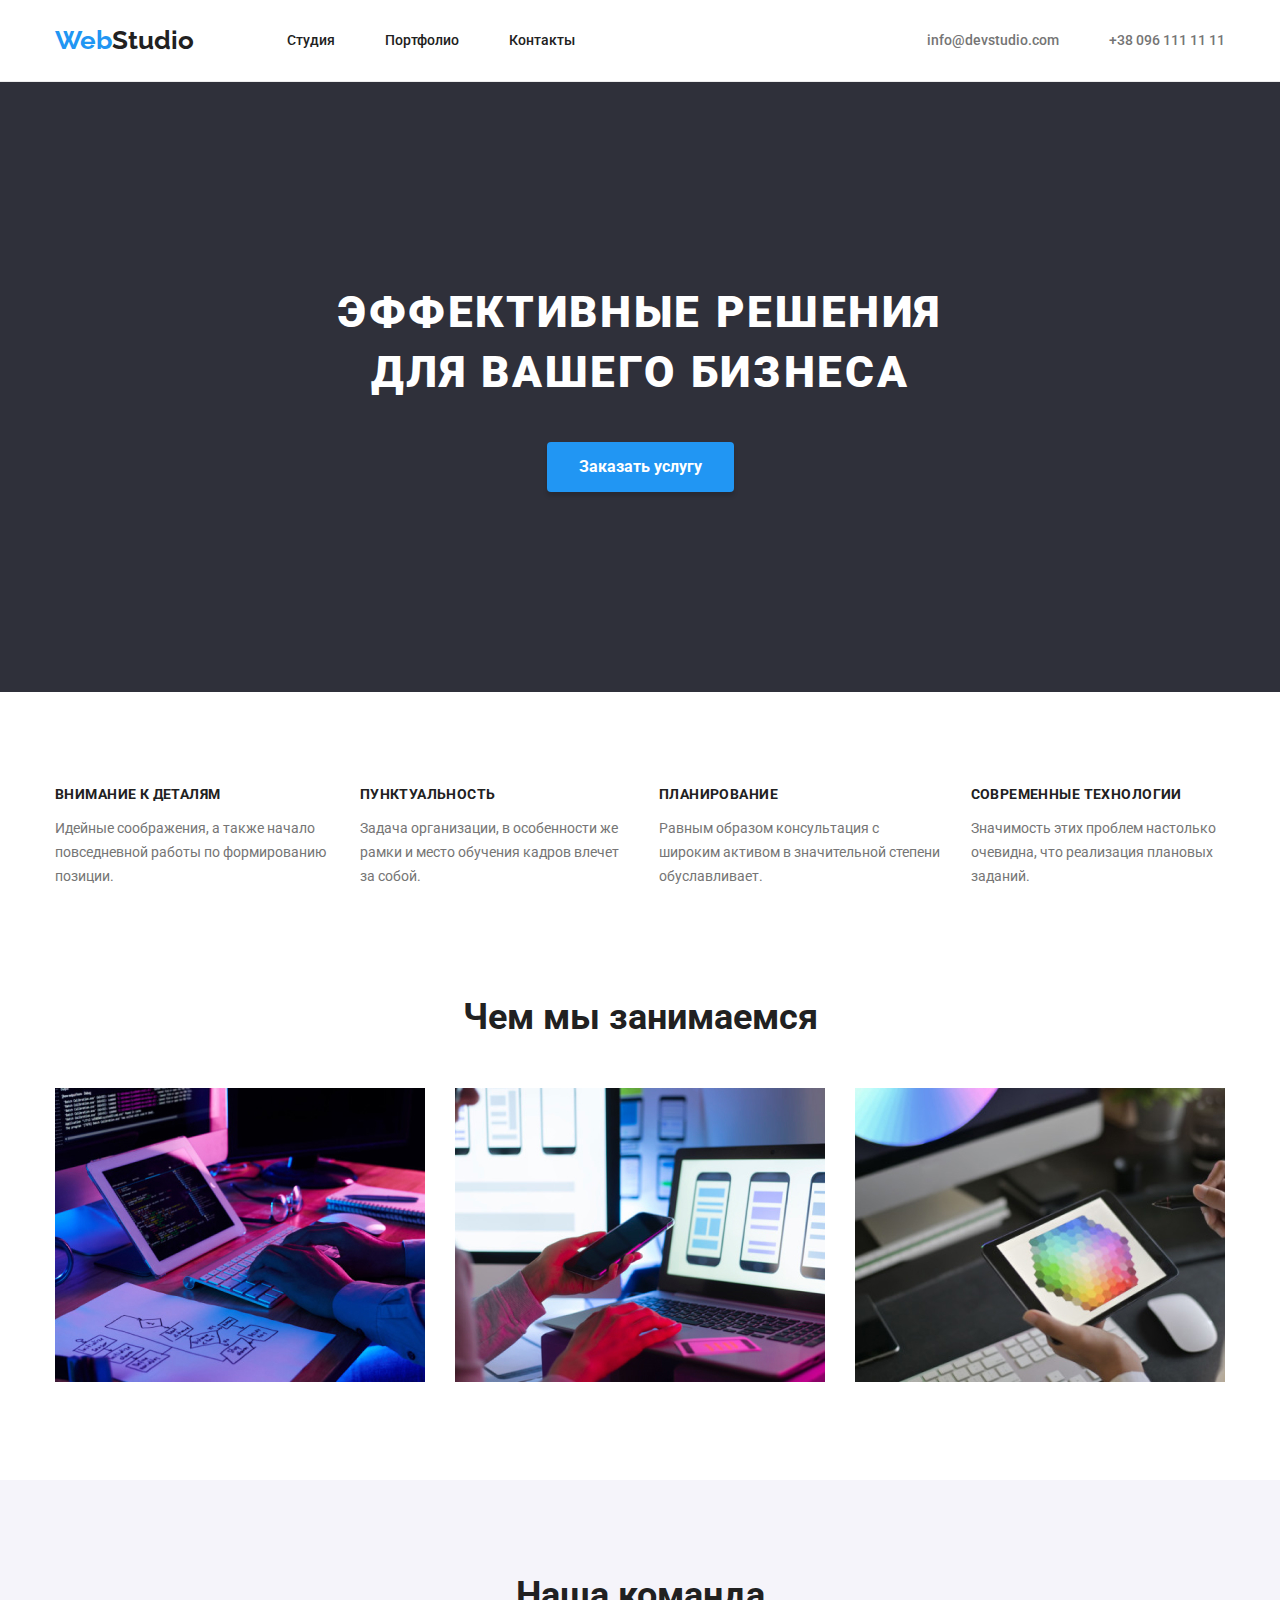
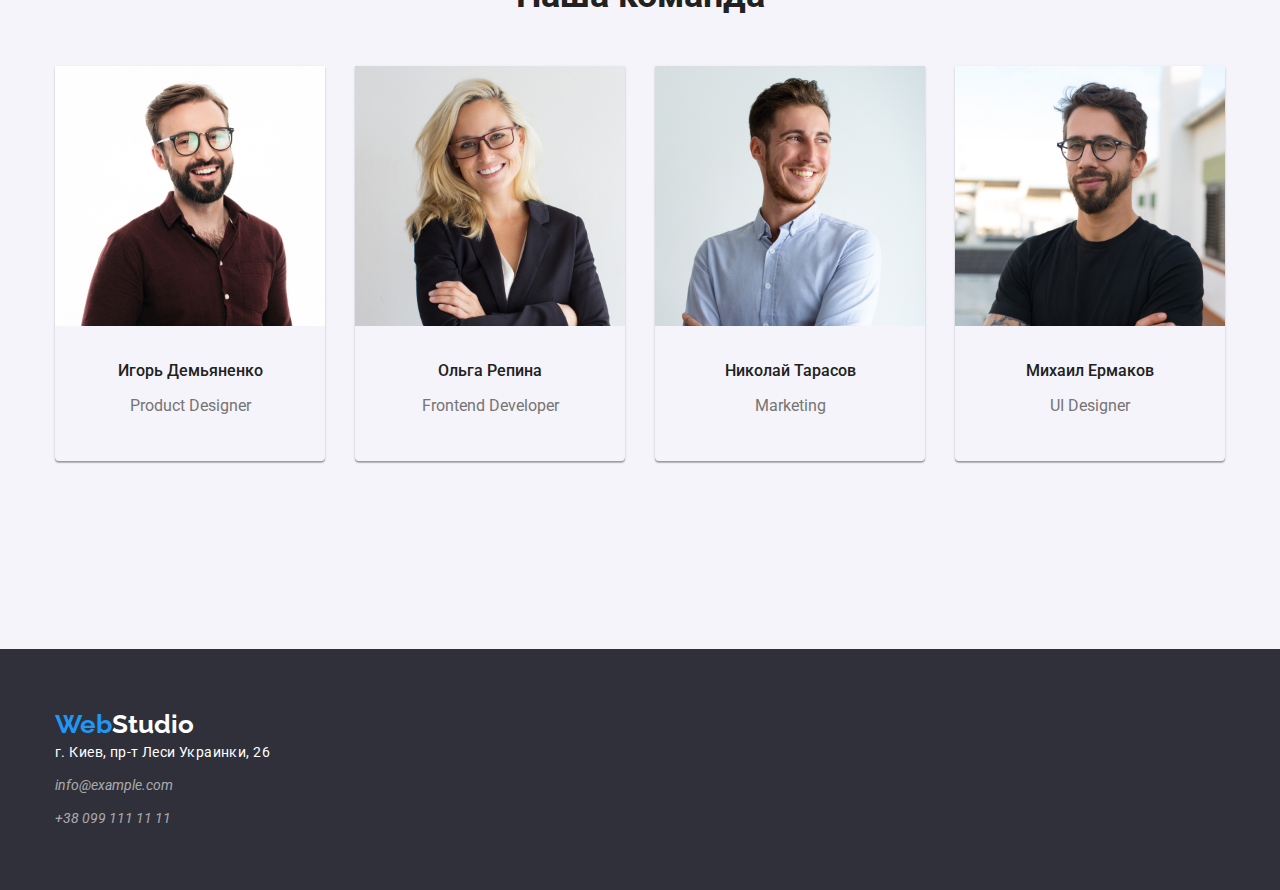
<file: index.html>
<!DOCTYPE html>
<html lang="ru">
  <head>
    <meta charset="UTF-8" />
    <meta http-equiv="X-UA-Compatible" content="IE=edge" />
    <meta name="viewport" content="width=device-width, initial-scale=1.0" />
    <title>WebStudio</title>
    <link
      href="https://fonts.googleapis.com/css2?family=Raleway:wght@700&display=swap"
      rel="stylesheet"
    />
    <link
      href="https://fonts.googleapis.com/css2?family=Raleway:wght@700&family=Roboto:wght@400;500;700;900&display=swap"
      rel="stylesheet"
    />
    <link
      rel="stylesheet"
      href="https://cdnjs.cloudflare.com/ajax/libs/modern-normalize/1.1.0/modern-normalize.min.css"
    />
    <link rel="stylesheet" href="./css/styles.css" />
  </head>

  <body>
    <header class="header">
      <div class="container">
        <nav class="menu">
          <a href="./index.html" class="logo"
            >Web<span class="header-logo">Studio</span></a
          >
          <ul class="header-links">
            <li><a href="./index.html" class="link">Студия</a></li>
            <li><a href="./portfolio.html" class="link">Портфолио</a></li>
            <li><a href="#" class="link">Контакты</a></li>
          </ul>
          <ul class="information-links">
            <li>
              <a href="mailto:info@devstudio.com" class="link"
                >info@devstudio.com</a
              >
            </li>
            <li>
              <a href="tel:+380961111111" class="link">+38 096 111 11 11</a>
            </li>
          </ul>
        </nav>
      </div>
    </header>
    <main>
      <section class="hero-section">
        <div class="container">
          <h1 class="article">Эффективные решения для вашего бизнеса</h1>
          <button type="button" class="button">Заказать услугу</button>
        </div>
      </section>
      <section class="section-features">
        <div class="container">
          <ul class="information-list">
            <li>
              <h3 class="third-article">Внимание к деталям</h3>
              <p class="information-below">
                Идейные соображения, а также начало повседневной работы по
                формированию позиции.
              </p>
            </li>
            <li>
              <h3 class="third-article">Пунктуальность</h3>
              <p class="information-below">
                Задача организации, в особенности же рамки и место обучения
                кадров влечет за собой.
              </p>
            </li>
            <li>
              <h3 class="third-article">Планирование</h3>
              <p class="information-below">
                Равным образом консультация с широким активом в значительной
                степени обуславливает.
              </p>
            </li>
            <li>
              <h3 class="third-article">Современные технологии</h3>
              <p class="information-below">
                Значимость этих проблем настолько очевидна, что реализация
                плановых заданий.
              </p>
            </li>
          </ul>
        </div>
      </section>
      <section class="section">
        <div class="container">
          <h2 class="second-article">Чем мы занимаемся</h2>
          <ul class="second-article-information">
            <li>
              <img src="./images/img.jpg" width="370" alt="Работа с кодом" />
            </li>
            <li>
              <img
                src="./images/img-2.jpg"
                width="370"
                alt="Макеты мобильной версии на ноутбуке"
              />
            </li>
            <li>
              <img
                src="./images/img-3.jpg"
                width="370"
                alt="Планшет с палитрой цветов"
              />
            </li>
          </ul>
        </div>
      </section>
      <section class="section section-crew">
        <div class="container">
          <h2 class="second-article">Наша команда</h2>
          <ul class="crew">
            <li>
              <img
                src="./images/crew1.jpg"
                width="270"
                alt="Игорь Демьяненко"
              />
              <div class="wrapper">
                <h3 class="crew-names">Игорь Демьяненко</h3>
                <p class="crew-information">Product Designer</p>
              </div>
            </li>
            <li>
              <img src="./images/crew2.jpg" width="270" alt="Ольга Репина" />
              <div class="wrapper">
                <h3 class="crew-names">Ольга Репина</h3>
                <p class="crew-information">Frontend Developer</p>
              </div>
            </li>
            <li>
              <img src="./images/crew3.jpg" width="270" alt="Николай Тарасов" />
              <div class="wrapper">
                <h3 class="crew-names">Николай Тарасов</h3>
                <p class="crew-information">Marketing</p>
              </div>
            </li>
            <li>
              <img src="./images/crew4.jpg" width="270" alt="Михаил Ермаков" />
              <div class="wrapper">
                <h3 class="crew-names">Михаил Ермаков</h3>
                <p class="crew-information">UI Designer</p>
              </div>
            </li>
          </ul>
        </div>
      </section>
    </main>

    <footer class="footer">
      <div class="container">
        <a href="#" class="footer-logo"
          >Web<span class="footer-logo1">Studio</span></a
        >
        <address>
          <ul class="footer-list">
            <li>
              <a href="#" class="address">г. Киев, пр-т Леси Украинки, 26</a>
            </li>
            <li>
              <a href="mailto:info@example.com" class="mail"
                >info@example.com</a
              >
            </li>
            <li>
              <a href="tel:+380991111111" class="phone">+38 099 111 11 11</a>
            </li>
          </ul>
        </address>
      </div>
    </footer>
  </body>
</html>
</file>
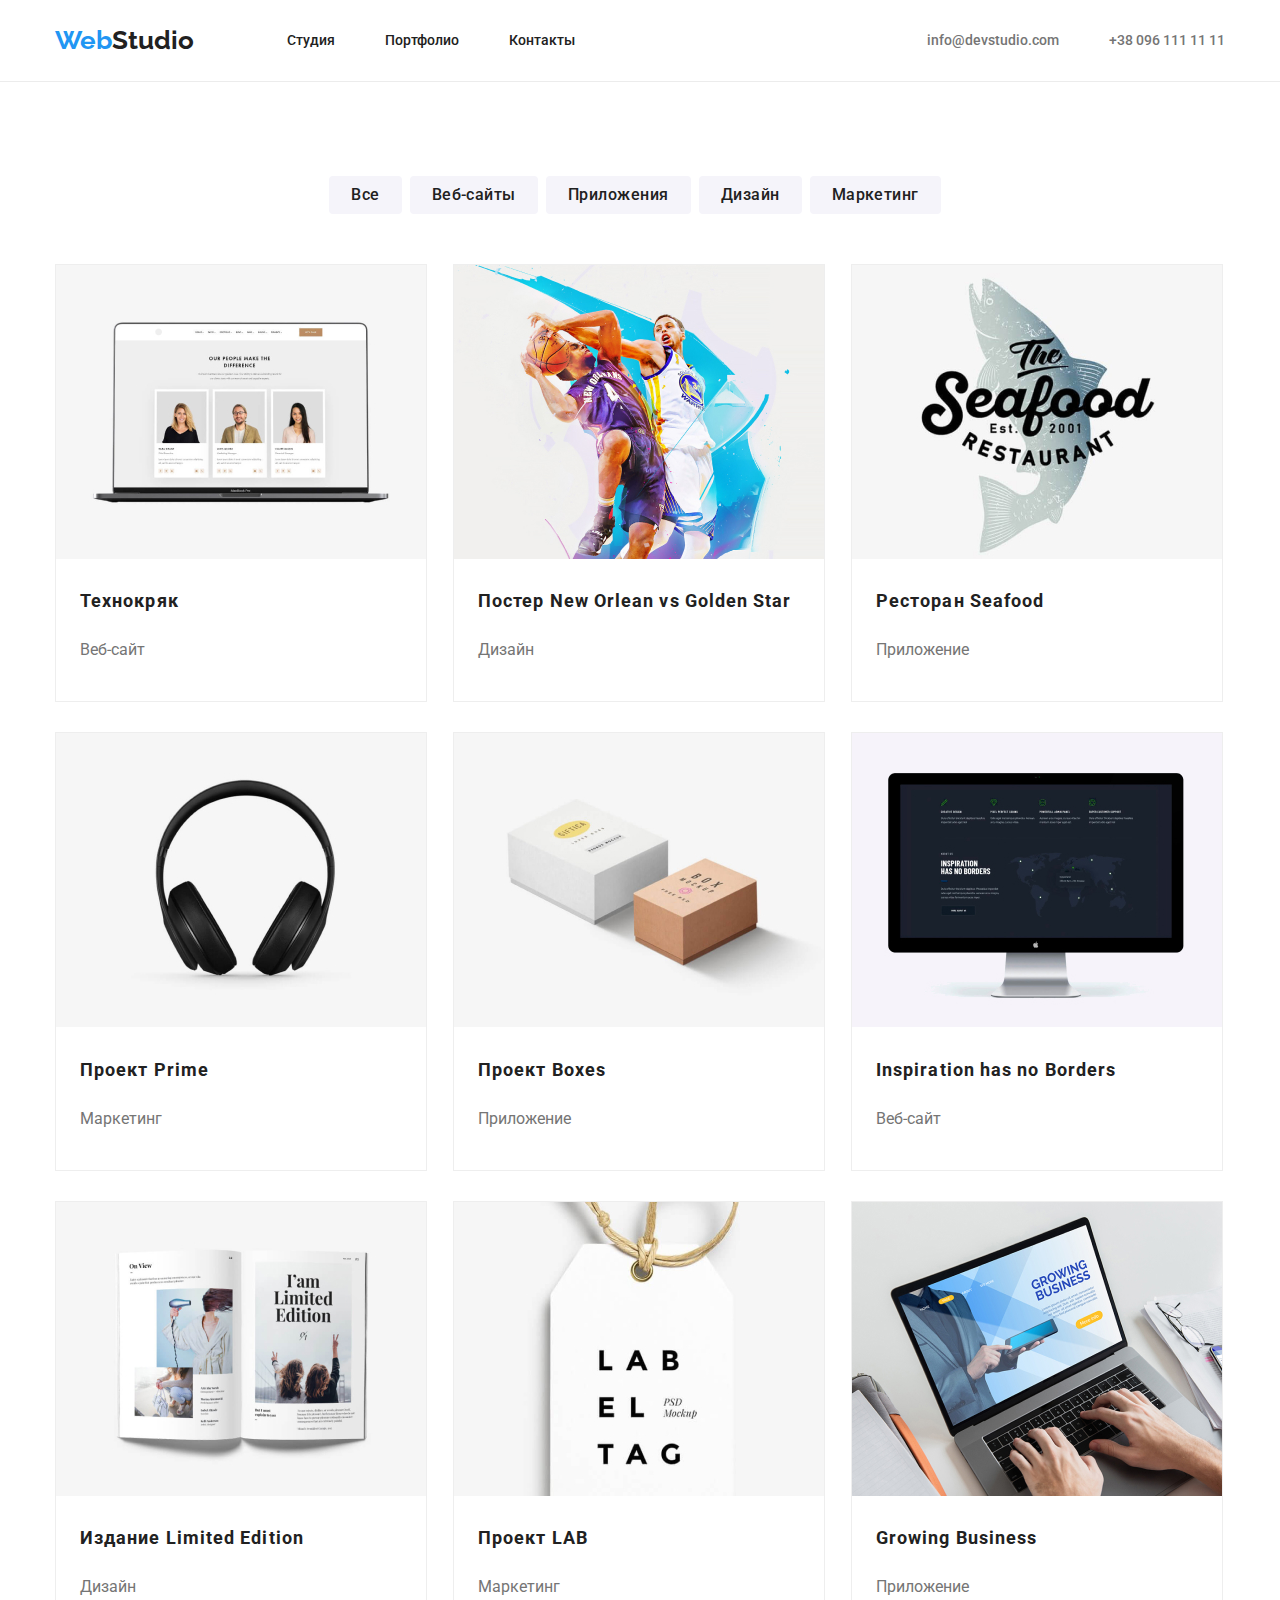
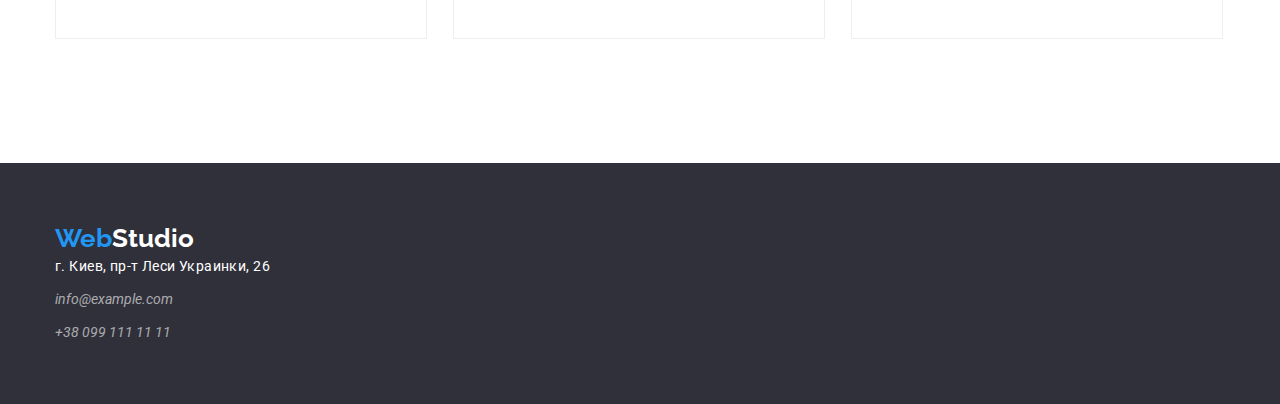
<file: portfolio.html>
<!DOCTYPE html>
<html lang="ru">
<head>
    <meta charset="UTF-8">
    <meta http-equiv="X-UA-Compatible" content="IE=edge">
    <meta name="viewport" content="width=device-width, initial-scale=1.0">
    <title>WebStudio</title>
    <link href="https://fonts.googleapis.com/css2?family=Raleway:wght@700&display=swap" rel="stylesheet">
    <link href="https://fonts.googleapis.com/css2?family=Raleway:wght@700&family=Roboto:wght@400;500;700;900&display=swap" rel="stylesheet">
    <link rel="stylesheet" href="https://cdnjs.cloudflare.com/ajax/libs/modern-normalize/1.1.0/modern-normalize.min.css">
    <link rel="stylesheet" href="./css/styles.css">
</head>
<body>
    <header class="header">
        <div class="container">
        <nav class="menu">
            <a href="./index.html" class="logo"><span class="logo-color">Web<span class="header-logo">Studio</span></a>
            <ul class="header-links">
                <li><a href="./index.html" class="link">Студия</a></li>
                <li><a href="./portfolio.html" class="link">Портфолио</a></li>
                <li><a href="#" class="link">Контакты</a></li>
            </ul>
            <ul class="information-links">
                <li><a href="mailto:info@devstudio.com" class="link">info@devstudio.com</a></li>
                <li><a href="tel:+380961111111" class="link">+38 096 111 11 11</a></li>
            </ul>
        </nav>
        </div>
    </header>
    <main> 
        <section class="section-porfolio">
            <div class="container">
        <ul class="list-section">
            <li><button type="button" class="button-porfolio">Все</button></li>
            <li><button type="button" class="button-porfolio">Веб-сайты</button></li>
            <li><button type="button" class="button-porfolio">Приложения</button></li>
            <li><button type="button" class="button-porfolio">Дизайн</button></li>
            <li><button type="button" class="button-porfolio">Маркетинг</button></li>
        </ul>
        <ul class="list-portfolio">
                <li>
                    <img src="./images/Portfolio_1.jpg" width="370" alt="Страница на ноутбуке">
                    <div class="cards-content">
                        <h3 class="porfolio-headers">Технокряк</h3>
                        <p class="list-text">Веб-сайт</p>
                    </div>
                </li>
                <li>
                    <img src="./images/Portfolio_2.jpg" width="370" alt="Дизайн баскетболистов">
                    <div class="cards-content">
                        <h3 class="porfolio-headers">Постер New Orlean vs Golden Star</h3>
                        <p class="list-text">Дизайн</p>
                    </div>    
                </li>
                <li>
                    <img src="./images/Portfolio_3.jpg" width="370" alt="Логотип ресторана">
                    <div class="cards-content">
                        <h3 class="porfolio-headers">Ресторан Seafood</h3>
                        <p class="list-text">Приложение</p>
                    </div>    
                </li>
                <li>
                    <img src="./images/Portfolio_4.jpg" width="370" alt="Наушники">
                    <div class="cards-content">
                        <h3 class="porfolio-headers">Проект Prime</h3>
                        <p class="list-text">Маркетинг</p>
                    </div>    
                </li>
                <li>
                    <img src="./images/Portfolio_5.jpg" width="370" alt="Две коробки">
                    <div class="cards-content">
                        <h3 class="porfolio-headers">Проект Boxes</h3>
                        <p class="list-text">Приложение</p>
                    </div>    
                </li>
                <li>
                    <img src="./images/Portfolio_6.jpg" width="370" alt="Экран компьютера с сайтом">
                    <div class="cards-content">
                        <h3 class="porfolio-headers">Inspiration has no Borders</h3>
                        <p class="list-text">Веб-сайт</p>
                    </div>        
                </li>
                <li>
                    <img src="./images/Portfolio_7.jpg" width="370" alt="Книга издания">
                    <div class="cards-content">
                        <h3 class="porfolio-headers">Издание Limited Edition</h3>
                        <p class="list-text">Дизайн</p>
                    </div>    
                </li>
                <li>
                    <img src="./images/Portfolio_8.jpg" width="370" alt="Ярлык LAB">
                    <div class="cards-content">
                        <h3 class="porfolio-headers">Проект LAB</h3>
                        <p class="list-text">Маркетинг</p>
                    </div>    
                </li>
                <li>
                    <img src="./images/Portfolio_9.jpg" width="370" alt="Приложение на компьютере">
                    <div class="cards-content">
                        <h3 class="porfolio-headers">Growing Business</h3>
                        <p class="list-text">Приложение</p>
                    </div>    
                </li>
            </ul>
            </div>
        </section>

    </main>

    <footer class="footer">
        <div class="container">
        <a href="#" class="footer-logo">Web<span class="footer-logo1">Studio</span></a> 
        <address>
            <ul class="footer-list">
                <li><a href="#" class="address">г. Киев, пр-т Леси Украинки, 26</a></li>
                <li><a href="mailto:info@example.com" class="mail">info@example.com</a></li>
                <li><a href="tel:+380991111111" class="phone">+38 099 111 11 11</a></li>
            </ul>
        </address>
        </div>
    </footer>
    </div>
</body>
</html>
</file>
<file: css/styles.css>
body {
  font-family: Roboto;
  color: #212121;
}
ul,
h1,
h2,
h3,
h4,
h5 {
  padding: 0;
  margin: 0;
}
.container {
  width: 1200px;
  margin: 0 auto;
  padding: 0 15px;
}
/* header for all pages*/
.header {
  padding: 25px 0;
  border-bottom: 1px solid #ececec;
}
.menu {
  display: flex;
  align-items: center;
}
.header-logo {
  color: #212121;
}
.header-links {
  display: flex;
  list-style: none;
  font-weight: 500;
  padding: 0px;
}
.header-links .link {
  color: #212121;
  font-size: 14px;
  line-height: 16px;
  text-decoration: none;
}
.header-links :not(:last-child) {
  margin-right: 50px;
}

.header-links .link:hover {
  color: #2196f3;
}
.information-links {
  display: flex;
  list-style: none;
  font-weight: 500;
  padding: 0px;
  margin-left: auto;
}
.information-links :not(:first-child) {
  padding-left: 50px;
}
.information-links .link {
  color: #757575;
  font-size: 14px;
  line-height: 16px;
  text-decoration: none;
}
.information-links .link:hover {
  color: #2196f3;
}
.logo {
  font-family: Raleway;
  font-style: normal;
  font-weight: bold;
  font-size: 26px;
  line-height: 31px;
  text-decoration: none;
  color: #2196f3;
  margin-right: 93px;
}

/* Footer for all pages */
.footer {
  background: #2f303a;
  padding-top: 60px;
  padding-bottom: 60px;
}
.address {
  font-style: normal;
  font-size: 14px;
  line-height: 24px;
  font-weight: normal;
  padding: 20px 0 9px 0;
  letter-spacing: 0.03em;
  color: white;
  text-decoration: none;
  list-style: none;
}
.mail {
  font-size: 14px;
  line-height: 24px;
  font-weight: normal;
  color: rgba(255, 255, 255, 0.6);
  text-decoration: none;
  list-style-type: none;
}
.phone {
  font-size: 14px;
  line-height: 24px;
  font-weight: normal;
  color: rgba(255, 255, 255, 0.6);
  text-decoration: none;
  list-style-type: none;
}
.footer-logo {
  display: block;
  font-family: Raleway;
  font-style: normal;
  font-size: 26px;
  line-height: 31px;
  font-weight: bold;
  color: #2196f3;
  text-decoration: none;
  list-style-type: none;
}
.footer-logo1 {
  color: white;
}
.footer-list {
  list-style: none;
  padding: 0;
}
.footer-list :not(:last-child) {
  padding-bottom: 9px;
}
/* Index.html */
.article {
  font-size: 44px;
  line-height: 60px;
  font-weight: 900;
  color: #ffffff;
  width: 696px;
  margin: auto;
  margin-bottom: 40px;
  text-align: center;
  letter-spacing: 0.06em;
  text-transform: uppercase;
}
.hero-section {
  background: #2f303a;
  padding: 200px 0;
}
.section-features {
  padding-top: 94px;
}
.section {
  /* width: 1200px;
  margin: 0 auto; */
  padding: 94px 0;
}
.button {
  display: block;
  font-size: 16px;
  line-height: 30px;
  font-weight: bold;
  color: white;
  background: #2196f3;
  margin: 0 auto;
  padding: 10px 32px;
  border: none;
  box-shadow: 0px 4px 4px rgba(0, 0, 0, 0.15);
  border-radius: 4px;
  cursor: pointer;
}
.information-list {
  list-style: none;
  display: flex;
}
.information-list li:not(:last-child) {
  margin-right: 30px;
}
.third-article {
  font-size: 14px;
  line-height: 16px;
  font-weight: bold;
  letter-spacing: 0.03em;
  text-transform: uppercase;
}
.information-below {
  font-size: 14px;
  line-height: 24px;
  font-weight: normal;
  color: #757575;
}
.second-article-information {
  list-style: none;
  display: flex;
  padding: 0px;
}
.second-article-information:first-child {
  padding-left: 0px;
}
.second-article-information :not(:last-child) {
  margin-right: 30px;
}
.second-article {
  font-size: 36px;
  line-height: 42px;
  font-weight: bold;
  text-align: center;
  margin-bottom: 50px;
}
.section-crew {
  background: #f5f4fa;
}
.wrapper {
  padding: 30px 0;
}

.crew {
  list-style: none;
  display: flex;
  padding: 0px;
  justify-content: center;
  margin-bottom: 0;
}
.crew li {
  box-shadow: 0px 1px 3px rgba(0, 0, 0, 0.12), 0px 1px 1px rgba(0, 0, 0, 0.14),
    0px 2px 1px rgba(0, 0, 0, 0.2);
  border-radius: 0px 0px 4px 4px;
  margin-bottom: 94px;
}
.crew li:not(:last-child) {
  margin-right: 30px;
}
.crew-names {
  font-size: 16px;
  line-height: 19px;
  font-weight: 500;
  text-align: center;
}
.crew-information {
  font-size: 16px;
  line-height: 19px;
  font-weight: normal;
  color: #757575;
  text-align: center;
}
/* Portfolio */
.list-section {
  display: flex;
  justify-content: center;
  margin-right: 10px;
  margin-bottom: 50px;
}
.list-section .item:not(:last-child) {
  margin-right: 8px;
}
.list-portfolio {
  list-style: none;
  display: flex;
  flex-wrap: wrap;
  padding: 0px;
}
.list-portfolio li:not(:nth-child(3n)) {
  margin-right: 26px;
}
.porfolio-headers {
  font-weight: bold;
  font-size: 18px;
  line-height: 36px;
  letter-spacing: 0.06em;
  color: #212121;
}
.list-text {
  font-size: 16px;
  line-height: 30px;
  font-weight: normal;
  color: #757575;
}

.cards-content {
  padding: 20px 24px;
}

/* buttons */
.button-porfolio {
  display: block;
  font-family: Roboto;
  border: none;
  background: #f5f4fa;
  border-radius: 4px;
  font-weight: 500;
  font-size: 16px;
  line-height: 26px;
  text-align: center;
  padding: 6px 22px;
  letter-spacing: 0.03em;
  color: #212121;
}
.list-section li:not(:last-child) {
  margin-right: 8px;
}
.list-section {
  list-style: none;
}

.list-section button:hover {
  background-color: #2196f3;
  color: white;
}
.section-porfolio {
  padding: 94px 0;
}
.list-portfolio li {
  background: #ffffff;
  border: 1px solid #eeeeee;
  box-sizing: border-box;
  padding: 0px;
  margin-bottom: 30px;
}
</file>
